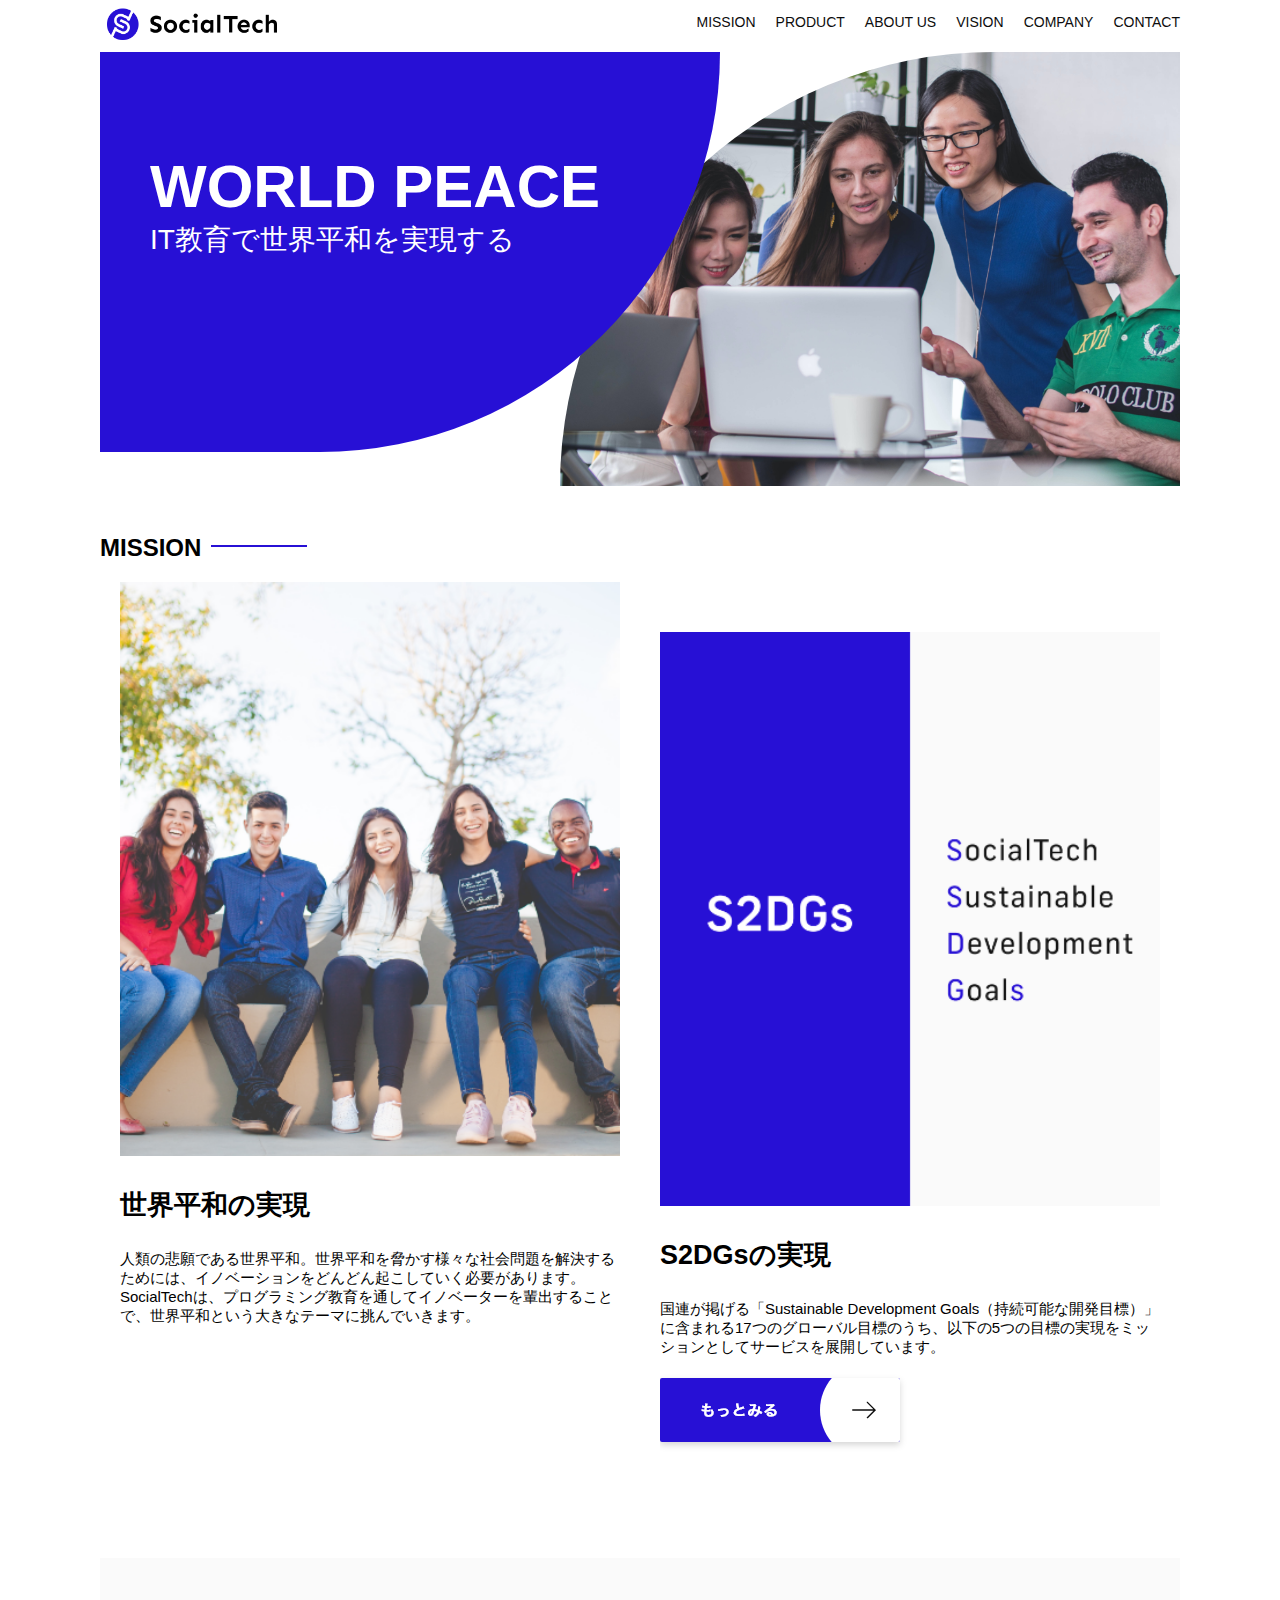
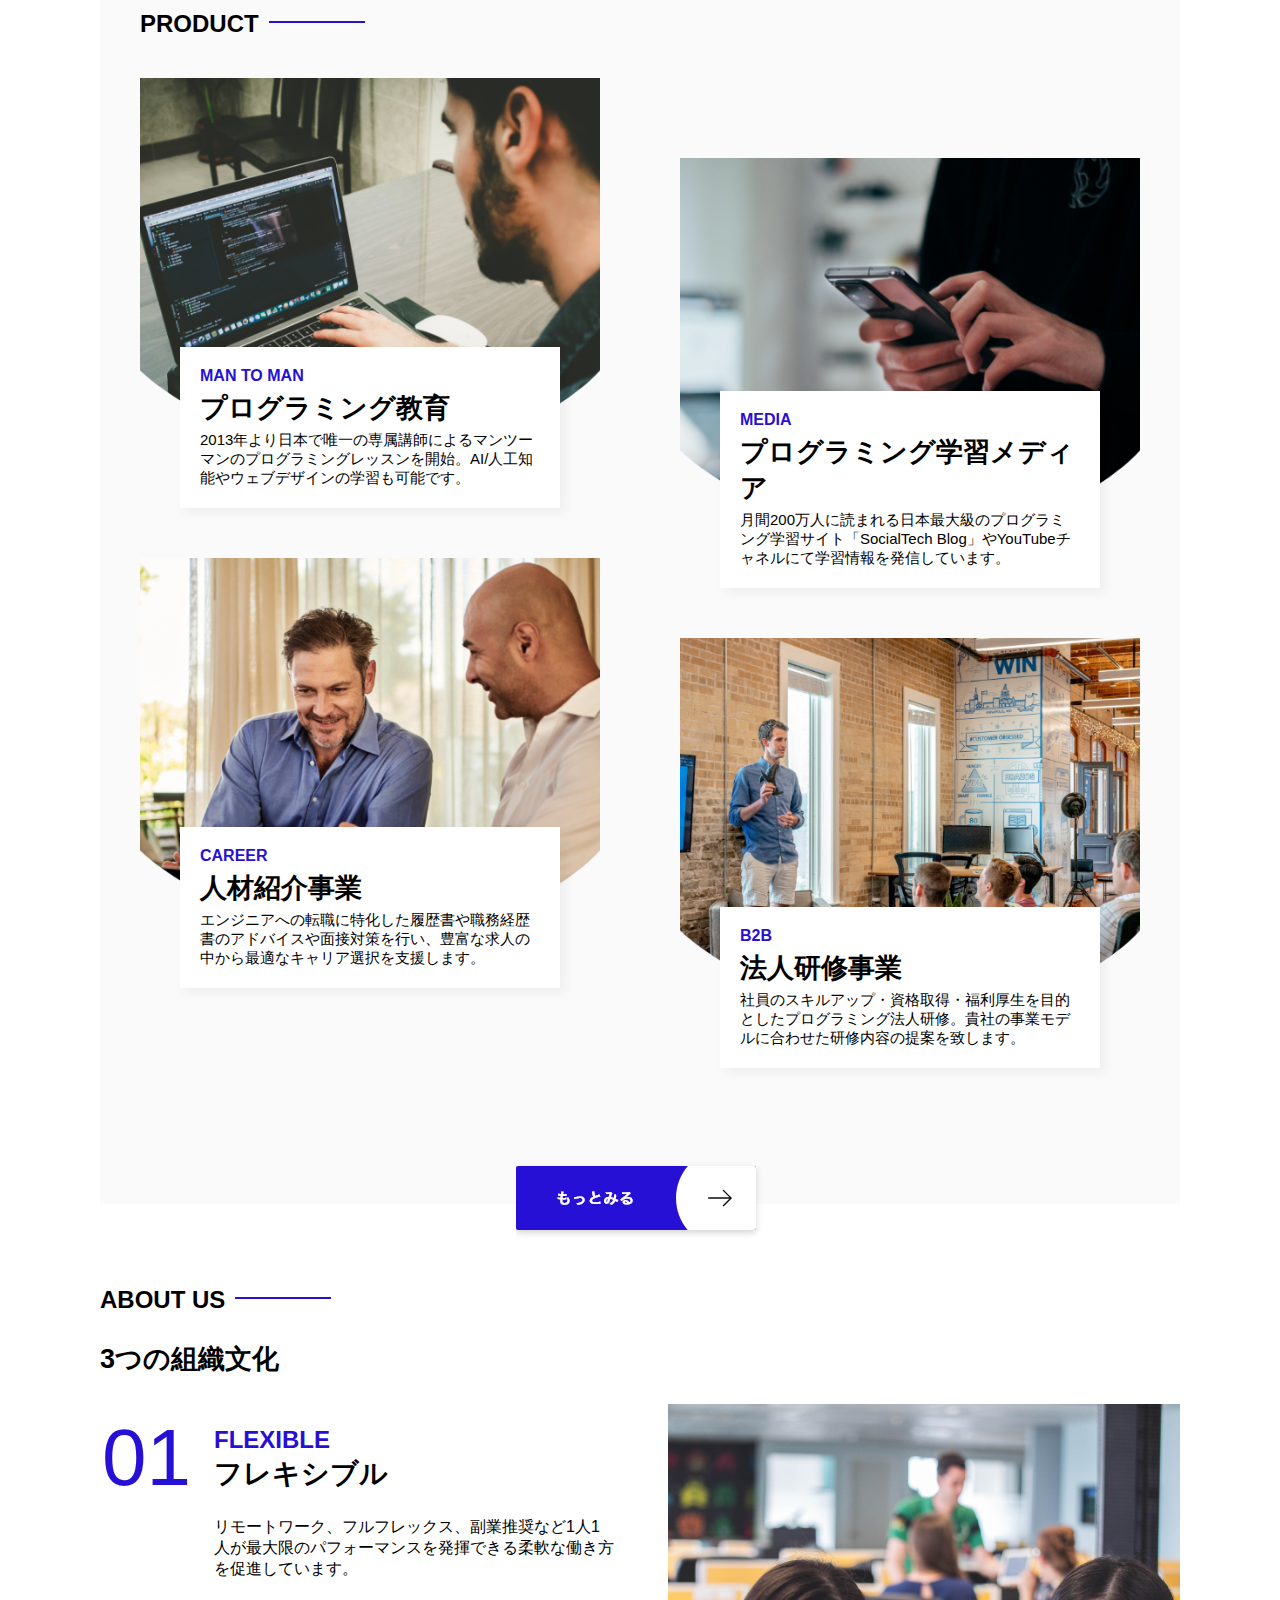
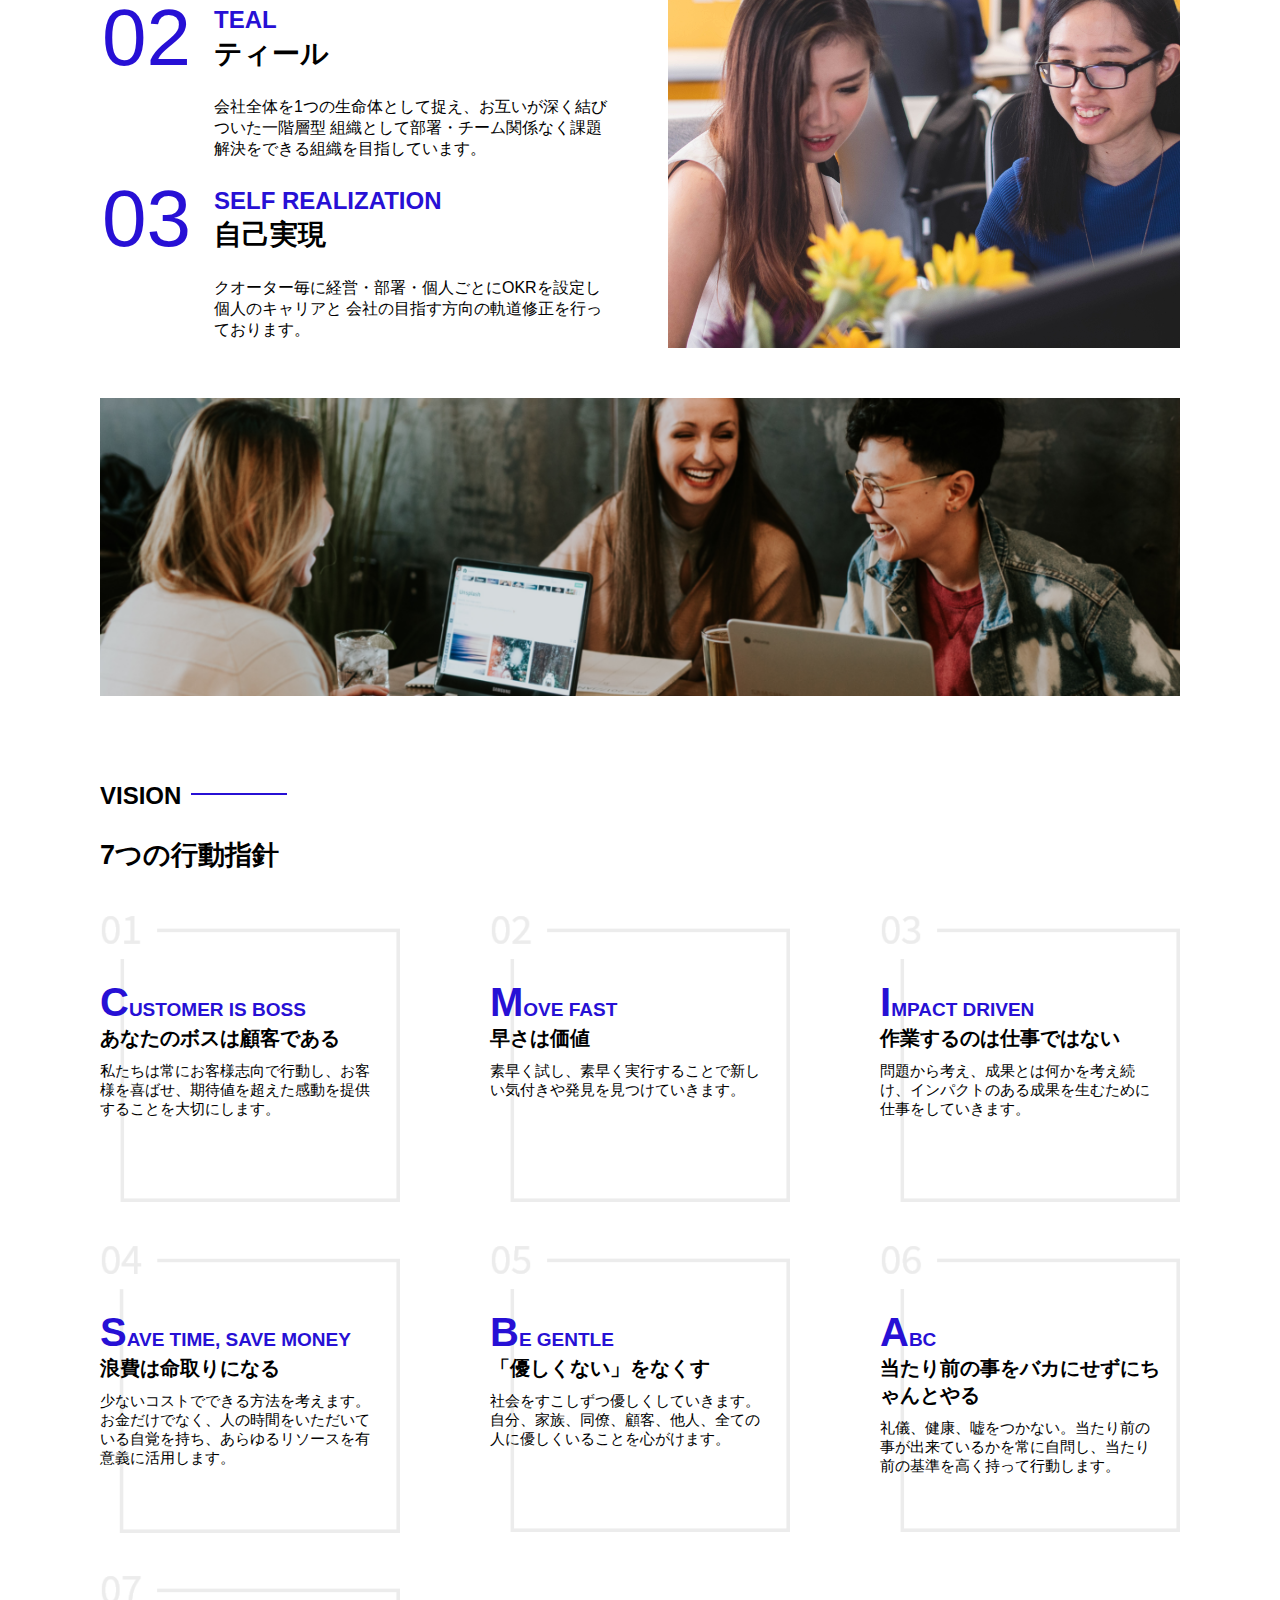
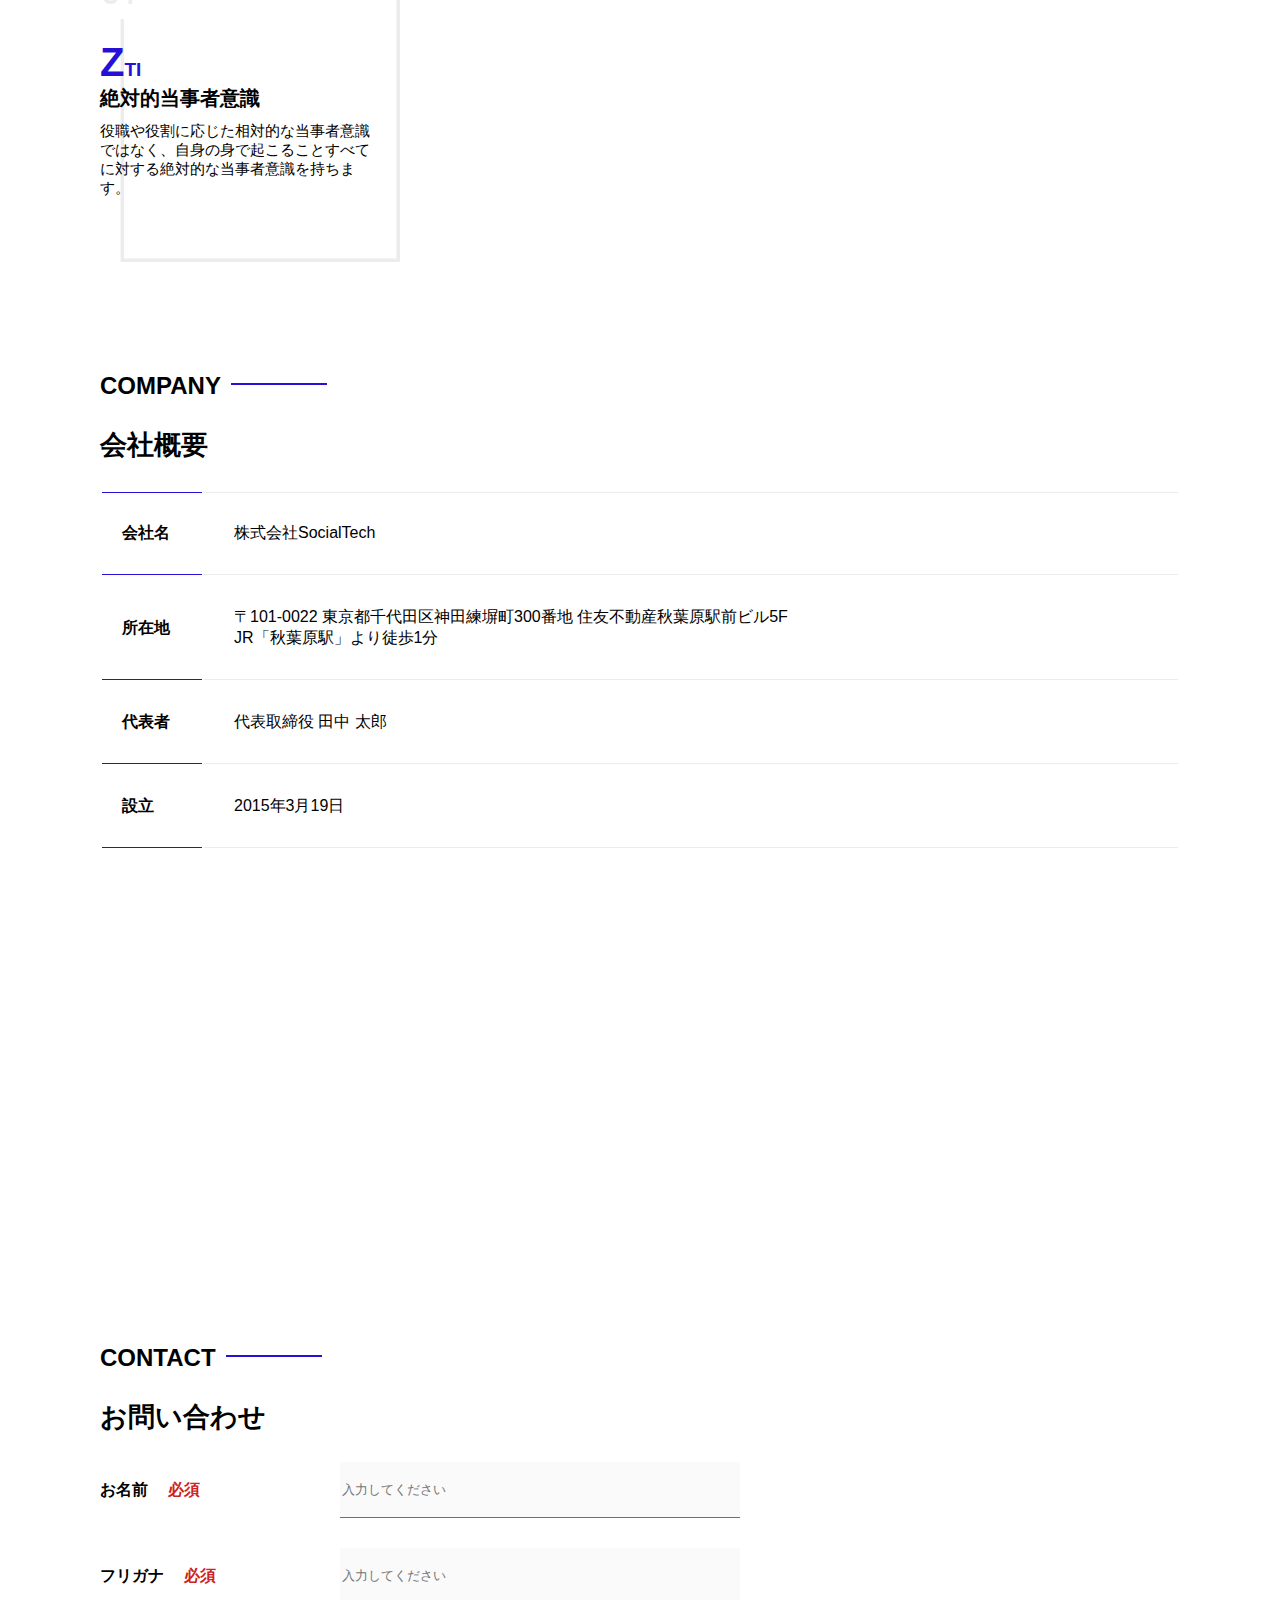
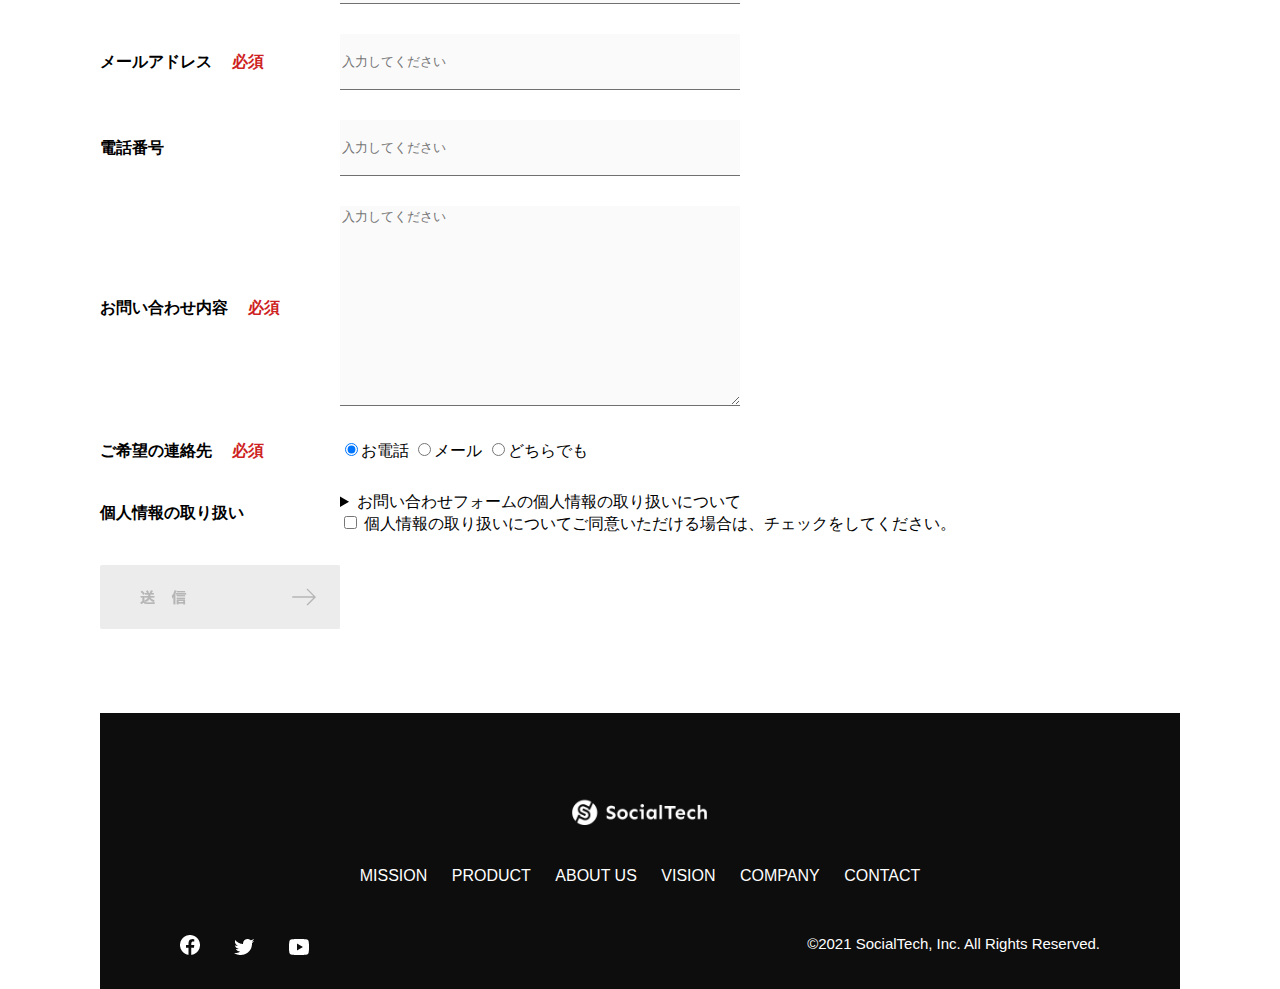
<file: index.html>
<!DOCTYPE html>
<html>
  <head>
    <title>SocialTech</title>
    <meta charset="utf-8">
    <meta name="description" content="SocialTechはEdTech業界のリーディングカンパニーを目指します。">
    <meta name="viewport" content="width=device-width, initial-scale=1.0">
    <link rel="stylesheet" href="style.css">
  </head>
  <body>
    <header>
      <a href="index.html" id="logo">
        <img src="images/logo.png" alt="トップページに戻る">
      </a>
      <nav id="nav-pc">
        <ul>
          <li><a href="mission.html">MISSION</a></li>
          <li><a href="product.html">PRODUCT</a></li>
          <li><a href="index.html#aboutus">ABOUT US</a></li>
          <li><a href="index.html#vision">VISION</a></li>
          <li><a href="index.html#company">COMPANY</a></li>
          <li><a href="index.html#contact">CONTACT</a></li>
        </ul>
      </nav>
      <button id="menu-sp" onclick="document.getElementById('nav-sp').style.display = 'block'">
        <img src="images/button-menu.png" alt="ナビゲーションを開く">
      </button>
      <div id="nav-sp">
        <button id="close" onclick="document.getElementById('nav-sp').style.display = 'none'">
          <img src="images/button-close.png" alt="ナビゲーションを閉じる">
        </button>
        <nav>
          <ul>
            <li>
              <a id="logo-sp" href="index.html" onclick="document.getElementById('nav-sp').style.display = 'none'"><img src="images/logo-sp.png" alt="トップページに戻る"></a>
            </li>
            <li><a class="menu" href="mission.html" onclick="document.getElementById('nav-sp').style.display = 'none'">MISSION</a></li>
            <li><a class="menu" href="product.html" onclick="document.getElementById('nav-sp').style.display = 'none'">PRODUCT</a></li>
            <li><a class="menu" href="index.html#aboutus" onclick="document.getElementById('nav-sp').style.display = 'none'">ABOUT US</a></li>
            <li><a class="menu" href="index.html#vision" onclick="document.getElementById('nav-sp').style.display = 'none'">VISION</a></li>
            <li><a class="menu" href="index.html#company" onclick="document.getElementById('nav-sp').style.display = 'none'">COMPANY</a></li>
            <li><a class="menu" href="index.html#contact" onclick="document.getElementById('nav-sp').style.display = 'none'">CONTACT</a></li>
          </ul>
        </nav>
        <div id="sns">
          <a href="https://www.facebook.com/sejuku2013">
            <img src="images/button-facebook.png" alt="Facebookのリンク">
          </a>
          <a href="https://twitter.com/samuraijuku">
            <img src="images/button-twitter.png" alt="Twitterのリンク">
          </a>
          <a href="https://www.youtube.com/channel/UCCFOQO5aDK0xXam4cUQXT8g">
            <img src="images/button-youtube.png" alt="YouTubeのリンク">
          </a>
        </div>
      </div>
    </header>
    <main>
      <article>
        <section id="main-visual">
          <div id="main-message">
            <h1>WORLD PEACE</h1>
            <p>IT教育で世界平和を実現する</p>
          </div>
          <img src="images/index/index-main.png" alt="PCの周りに集まる多国籍の仲間たち">
        </section>
        <section id="mission">
          <h2 class="index-h2">MISSION</h2>
          <div id="mission-flex">
            <div>
              <img id="mission-photo" src="images/index/index-mission.png" alt="屋外のベンチで写真を撮影する多国籍の仲間たち">
              <h3>世界平和の実現</h3>
              <p>人類の悲願である世界平和。世界平和を脅かす様々な社会問題を解決するためには、イノベーションをどんどん起こしていく必要があります。SocialTechは、プログラミング教育を通してイノベーターを輩出することで、世界平和という大きなテーマに挑んでいきます。</p>
            </div>
            <div>
              <img id="s2dgs" src="images/index/s2dgs.png" alt="S2DGs">
              <h3>S2DGsの実現</h3>
              <p>国連が掲げる「Sustainable Development Goals（持続可能な開発目標）」に含まれる17つのグローバル目標のうち、以下の5つの目標の実現をミッションとしてサービスを展開しています。</p>
              <a href="mission.html">
                <img src="images/button-more.png" alt="もっとみる">
              </a>
            </div>
          </div>
        </section>
        <section id="product">
          <h2 class="index-h2">PRODUCT</h2>
          <div class="product-flex">
            <div id="product-left">
              <div>
                <img class="product-photo" src="images/index/index-mantoman.png" alt="PCでコードを書く男性">
                <div class="product-explain">
                  <span>MAN TO MAN</span>
                  <h3>プログラミング教育</h3>
                  <p>2013年より日本で唯一の専属講師によるマンツーマンのプログラミングレッスンを開始。AI/人工知能やウェブデザインの学習も可能です。</p>
                </div>
              </div>
              <div>
                <img class="product-photo" src="images/index/index-career.png" alt="笑顔で話し合う2人の男性">
                <div class="product-explain">
                  <span>CAREER</span>
                  <h3>人材紹介事業</h3>
                  <p>エンジニアへの転職に特化した履歴書や職務経歴書のアドバイスや面接対策を行い、豊富な求人の中から最適なキャリア選択を支援します。</p>
                </div>
              </div>
            </div>
            <div id="product-right">
              <div>
                <img class="product-photo" src="images/index/index-media.png" alt="スマートフォンを操作する人">
                <div class="product-explain">
                  <span>MEDIA</span>
                  <h3>プログラミング学習メディア</h3>
                  <p>月間200万人に読まれる日本最大級のプログラミング学習サイト「SocialTech Blog」やYouTubeチャネルにて学習情報を発信しています。</p>
                </div>
              </div>
              <div>
                <img class="product-photo" src="images/index/index-b2b.png" alt="講演中の男性とそれを聴く人々">
                <div class="product-explain">
                  <span>B2B</span>
                  <h3>法人研修事業</h3>
                  <p>社員のスキルアップ・資格取得・福利厚生を目的としたプログラミング法人研修。貴社の事業モデルに合わせた研修内容の提案を致します。</p>
                </div>
              </div>
            </div>
          </div>
          <div id="product-more">
            <a href="product.html">
              <img src="images/button-more.png" alt="もっとみる">
            </a>
          </div>
        </section>
        <section id="aboutus">
          <h2 class="index-h2">ABOUT US</h2>
          <h3>3つの組織文化</h3>
          <div>
            <table class="culture-table">
              <tr>
                <td class="culture-num">01</td>
                <th><span class="culture-en">FLEXIBLE</span><br>フレキシブル</th>
              </tr>
              <tr>
                <td></td>
                <td class="culture-description">リモートワーク、フルフレックス、副業推奨など1人1人が最大限のパフォーマンスを発揮できる柔軟な働き方を促進しています。</td>
              </tr>
              <tr>
                <td class="culture-num">02</td>
                <th><span class="culture-en">TEAL</span><br>ティール</th>
              </tr>
              <tr>
                <td></td>
                <td class="culture-description">会社全体を1つの生命体として捉え、お互いが深く結びついた一階層型 組織として部署・チーム関係なく課題解決をできる組織を目指しています。</td>
              </tr>
              <tr>
                <td class="culture-num">03</td>
                <th><span class="culture-en">SELF REALIZATION</span><br>自己実現</th>
              </tr>
              <tr>
                <td></td>
                <td class="culture-description">クオーター毎に経営・部署・個人ごとにOKRを設定し個人のキャリアと 会社の目指す方向の軌道修正を行っております。</td>
              </tr>
            </table>
            <img class="culture-img" src="images/index/index-aboutus1.png" alt="笑顔で話し合う2人の女性">
          </div>
          <img class="culture-img2" src="images/index/index-aboutus2.png" alt="笑顔で話し合う3人の男女">
        </section>
        <section id="vision">
          <h2 class="index-h2">VISION</h2>
          <h3>7つの行動指針</h3>
          <div>
            <div class="vision-box">
              <img src="images/index/vision-01.png" alt="01">
              <div>
                <h4>CUSTOMER IS BOSS</h4>
                <h5>あなたのボスは顧客である</h5>
                <p>私たちは常にお客様志向で行動し、お客様を喜ばせ、期待値を超えた感動を提供することを大切にします。</p>
              </div>
            </div>
            <div class="vision-box">
              <img src="images/index/vision-02.png" alt="02">
              <div>
                <h4>MOVE FAST</h4>
                <h5>早さは価値</h5>
                <p>素早く試し、素早く実行することで新しい気付きや発見を見つけていきます。</p>
              </div>
            </div>
            <div class="vision-box">
              <img src="images/index/vision-03.png" alt="03">
              <div>
                <h4>IMPACT DRIVEN</h4>
                <h5>作業するのは仕事ではない</h5>
                <p>問題から考え、成果とは何かを考え続け、インパクトのある成果を生むために仕事をしていきます。</p>
              </div>
            </div>
            <div class="vision-box">
              <img src="images/index//vision-04.png" alt="04">
              <div>
                <h4>SAVE TIME, SAVE MONEY</h4>
                <h5>浪費は命取りになる</h5>
                <p>少ないコストでできる方法を考えます。お金だけでなく、人の時間をいただいている自覚を持ち、あらゆるリソースを有意義に活用します。</p>
              </div>
            </div>
            <div class="vision-box">
              <img src="images/index/vision-05.png" alt="05">
              <div>
                <h4>BE GENTLE</h4>
                <h5>「優しくない」をなくす</h5>
                <p>社会をすこしずつ優しくしていきます。自分、家族、同僚、顧客、他人、全ての人に優しくいることを心がけます。</p>
              </div>
            </div>
            <div class="vision-box">
              <img src="images/index/vision-06.png" alt="06">
              <div>
                <h4>ABC</h4>
                <h5>当たり前の事をバカにせずにちゃんとやる</h5>
                <p>礼儀、健康、嘘をつかない。当たり前の事が出来ているかを常に自問し、当たり前の基準を高く持って行動します。</p>
              </div>
            </div>
            <div class="vision-box">
              <img src="images/index/vision-07.png" alt="07">
              <div>
                <h4>ZTI</h4>
                <h5>絶対的当事者意識</h5>
                <p>役職や役割に応じた相対的な当事者意識ではなく、自身の身で起こることすべてに対する絶対的な当事者意識を持ちます。</p>
              </div>
            </div>
          </div>
        </section>
        <section id="company">
          <h2 class="index-h2">COMPANY</h2>
          <h3>会社概要</h3>
          <table id="company-table">
            <tr>
              <th class="tableheader tableheader-first">会社名</th>
              <td class="cell cell-first">株式会社SocialTech</td>
            </tr>
            <tr>
              <th class="tableheader">所在地</th>
              <td class="cell">〒101-0022 東京都千代田区神田練塀町300番地 住友不動産秋葉原駅前ビル5F<br>JR「秋葉原駅」より徒歩1分</td>
            </tr>
            <tr>
              <th class="tableheader">代表者</th>
              <td class="cell">代表取締役 田中 太郎</td>
            </tr>
            <tr>
              <th class="tableheader">設立</th>
              <td class="cell">2015年3月19日</td>
            </tr>
          </table>
          <iframe src="https://www.google.com/maps/embed?pb=!1m18!1m12!1m3!1d3240.0688551336807!2d139.7720776771055!3d35.69992317258124!2m3!1f0!2f0!3f0!3m2!1i1024!2i768!4f13.1!3m3!1m2!1s0x60188fee13660e23%3A0x77137876edf742ac!2z5L2P5Y-L5LiN5YuV55Sj56eL6JGJ5Y6f6aeF5YmN44OT44Or!5e0!3m2!1sja!2sjp!4v1704858013291!5m2!1sja!2sjp" style="border: 0" allowfullscreen="" loading="lazy"></iframe>
        </section>
        <section id="contact">
          <h2 class="index-h2">CONTACT</h2>
          <h3>お問い合わせ</h3>
          <form>
            <div>
              <div class="contact-heading">
                <label class="contact-label">お名前<span class="contact-span">必須</span></label>
              </div>
              <div>
                <input type="text" name="name" placeholder="入力してください" class="contact-textbox">
              </div>
            </div>
            <div>
              <div class="contact-heading">
                <label class="contact-label">フリガナ<span class="contact-span">必須</span></label>
              </div>
              <div>
                <input type="text" name="hurigana" placeholder="入力してください" class="contact-textbox">
              </div>
            </div>
            <div>
              <div class="contact-heading">
                <label class="contact-label">メールアドレス<span class="contact-span">必須</span></label>
              </div>
              <div>
                <input type="text" name="email" placeholder="入力してください" class="contact-textbox">
              </div>
            </div>
            <div>
              <div class="contact-heading">
                <label class="contact-label">電話番号</label>
              </div>
              <div>
                <input type="text" name="tel" placeholder="入力してください" class="contact-textbox">
              </div>
            </div>
            <div>
              <div class="contact-heading">
                <label class="contact-label">お問い合わせ内容<span class="contact-span">必須</span></label>
              </div>
              <div>
                <textarea class="contact-textarea" placeholder="入力してください" name="message"></textarea>
              </div>
            </div>
            <div>
              <div class="contact-heading">
                <label class="contact-label">ご希望の連絡先<span class="contact-span">必須</span></label>
              </div>
              <div><input class="radiobutton" type="radio" value="tel" name="contact" checked><label>お電話</label> <input class="radiobutton" type="radio" value="mail" name="contact"><label>メール</label> <input class="radiobutton" type="radio" value="both" name="contact"><label>どちらでも</label></div>
            </div>
            <div>
              <div class="contact-heading">
                <label class="contact-label">個人情報の取り扱い</label>
              </div>
              <div>
                <details>
                  <summary>お問い合わせフォームの個人情報の取り扱いについて</summary>
                  <div>
                    <dl>
                      <dt>１．組織の名称又は氏名</dt>
                      <dd>株式会社SocialTech</dd>
                      <dt>２．個人情報保護管理者（若しくはその代理人）の氏名又は職名、所属及び連絡先</dt>
                      <dd>
                        <p>鈴木 一郎 コーポレート部</p>
                        <p>メールアドレス:samurai@example.com</p>
                        <p>TEL:03-1234-5678</p>
                      </dd>
                      <dt>３．個人情報の利用目的</dt>
                      <dd>
                        <ul>
                          <li>・本サービス及び本サービスに関連する情報の提供又はそれらに関する連絡のため</li>
                          <li>・ユーザーの本人確認のため</li>
                          <li>・当社サービスのご案内のため</li>
                          <li>・当社の商品等の広告または宣伝（電子メールによるものを含むものとします。）</li>
                        </ul>
                      </dd>
                      <dt>４．個人情報の取り扱い業務の委託</dt>
                      <dd>個人情報の取扱業務の全部または一部を外部に業務委託する場合があります。その際、弊社は、個人情報を適切に保護できる管理体制を敷き実行していることを条件として委託先を厳選したうえで、機密保持契約を委託先と締結し、お客様の個人情報を厳密に管理させます。</dd>
                      <dt>５．個人情報の開示等の請求</dt>
                      <dd>
                        お客様は、弊社に対してご自身の個人情報の開示等（利用目的の通知、開示、内容の訂正・追加・削除、利用の停止または消去、第三者への提供の停止）に関して、当社問合わせ窓口に申し出ることができます。<br>
                        その際、弊社はお客様ご本人を確認させていただいたうえで、合理的な期間内に対応いたします。<br>
                        なお、個人情報に関する弊社問合わせ先は、次の通りです。
                      </dd>
                      <dd>
                        <p>株式会社SocialTech 個人情報問合せ窓口</p>
                        <p>〒150-0043 東京都千代田区神田練塀町300番地 住友不動産秋葉原駅前ビル5F</p>
                        <p>メールアドレス:samurai@example.com TEL:03-1234-5678</p>
                      </dd>
                      <dt>６．個人情報を提供されることの任意性について</dt>
                      <dd>お客様がご自身の個人情報を弊社に提供されるか否かは、お客様のご判断によりますが、もしご提供されない場合には、適切なサービスが提供できない場合がありますので予めご了承ください。</dd>
                    </dl>
                  </div>
                </details>
                <input type="checkbox" name="agree">
                <span>個人情報の取り扱いについてご同意いただける場合は、チェックをしてください。</span>
              </div>
            </div>
            <input type="image" src="images/button-submit.png" alt="送信する">
          </form>
        </section>
      </article>
    </main>
    <footer>
      <div id="footer-logo">
        <img src="images/logo-sp.png" alt="SocialTech">
      </div>
      <div id="footer-link">
        <a href="mission.html">MISSION</a>
        <a href="product.html">PRODUCT</a>
        <a href="index.html#aboutus">ABOUT US</a>
        <a href="index.html#vision">VISION</a>
        <a href="index.html#company">COMPANY</a>
        <a href="index.html#contact">CONTACT</a>
      </div>
      <div id="sns-footer">
        <div class="sns-btns">
          <a href="https://www.facebook.com/sejuku2013"><img src="images/button-facebook.png" alt="Facebookのリンク"></a>
          <a href="https://twitter.com/samuraijuku"><img src="images/button-twitter.png" alt="Twitterのリンク"></a>
          <a href="https://www.youtube.com/channel/UCCFOQO5aDK0xXam4cUQXT8g"><img src="images/button-youtube.png" alt="YouTubeのリンク"></a>
        </div>
        <p id="copyright">&copy;2021 SocialTech, Inc. All Rights Reserved.</p>
      </div>
    </footer>
  </body>
</html>
</file>
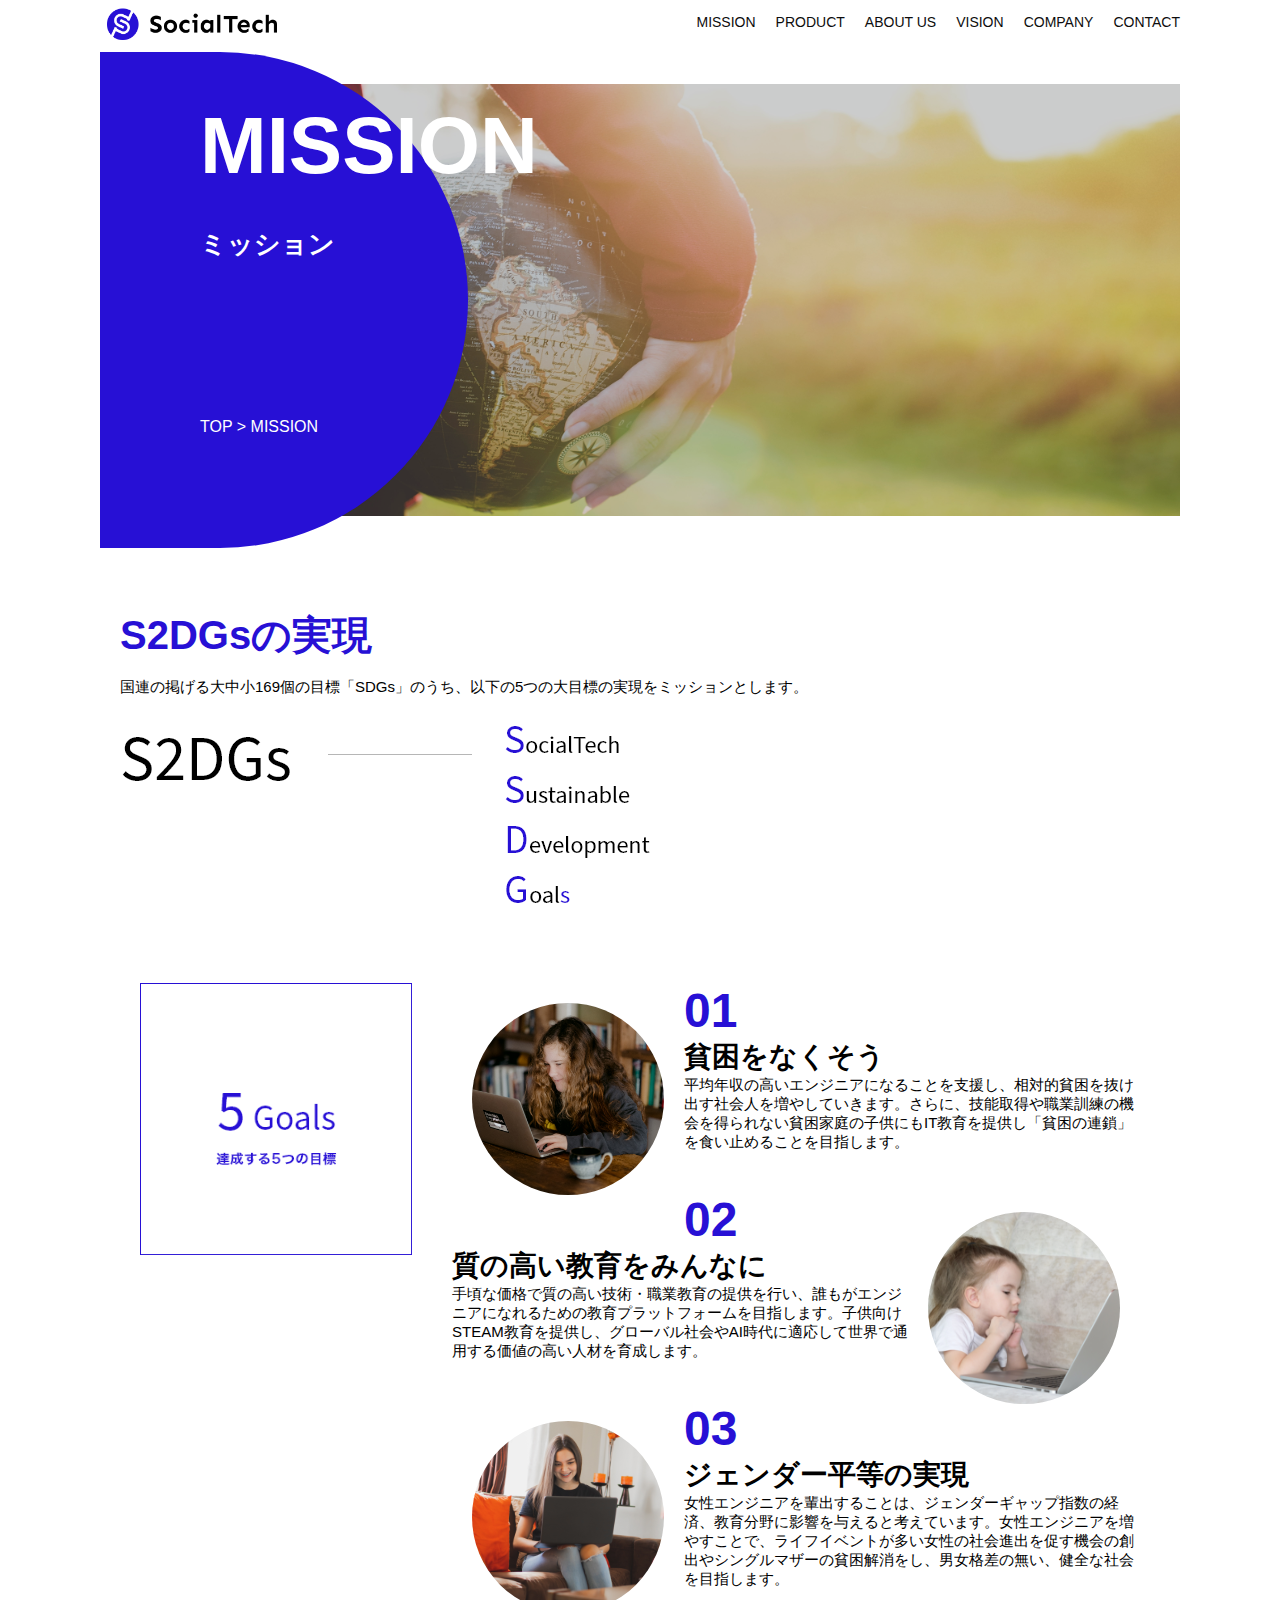
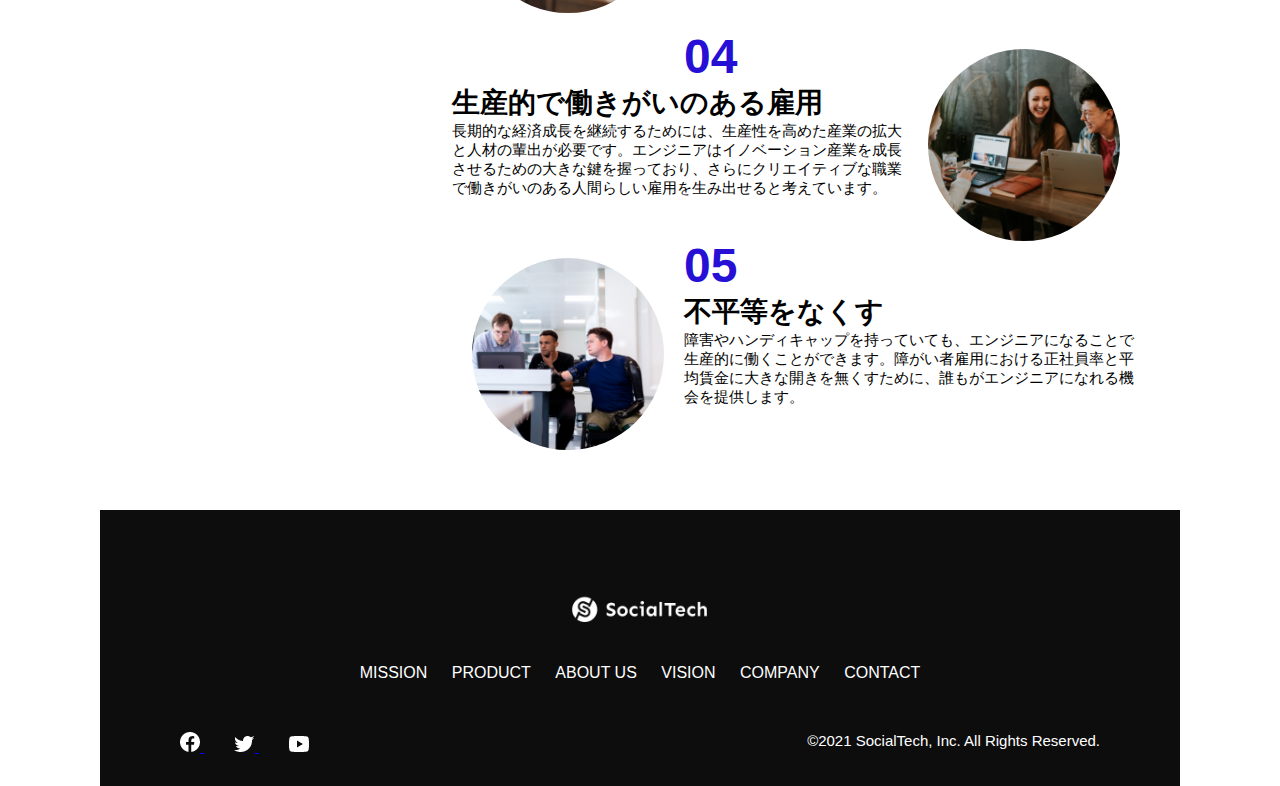
<file: mission.html>
<!DOCTYPE html>
<html>
  <head>
    <title>SocialTech - MISSION ミッション -</title>
    <meta charset="utf-8">
    <meta name="description" content="SocialTechが目指す5つの目標（S2DGs）を紹介します">
    <meta name="viewport" content="width=device-width, initial-scale=1.0">
    <link rel="stylesheet" href="style.css">
  </head>
  <body>
    <header>
      <a href="index.html" id="logo">
        <img src="images/logo.png" alt="トップページに戻る">
      </a>
      <nav id="nav-pc">
        <ul>
          <li><a href="mission.html">MISSION</a></li>
          <li><a href="product.html">PRODUCT</a></li>
          <li><a href="index.html#aboutus">ABOUT US</a></li>
          <li><a href="index.html#vision">VISION</a></li>
          <li><a href="index.html#company">COMPANY</a></li>
          <li><a href="index.html#contact">CONTACT</a></li>
        </ul>
      </nav>
      <button id="menu-sp" onclick="document.getElementById('nav-sp').style.display = 'block'">
        <img src="images/button-menu.png" alt="ナビゲーションを開く">
      </button>
      <div id="nav-sp">
        <button id="close" onclick="document.getElementById('nav-sp').style.display = 'none'">
          <img src="images/button-close.png" alt="ナビゲーションを閉じる">
        </button>
        <nav>
          <ul>
            <li>
              <a id="logo-sp" href="index.html" onclick="document.getElementById('nav-sp').style.display = 'none'">
                <img src="images/logo-sp.png" alt="トップページに戻る">
              </a>
            </li>
            <li><a class="menu" href="mission.html" onclick="document.getElementById('nav-sp').style.display = 'none'">MISSION</a></li>
            <li><a class="menu" href="product.html" onclick="document.getElementById('nav-sp').style.display = 'none'">PRODUCT</a></li>
            <li><a class="menu" href="index.html#aboutus" onclick="document.getElementById('nav-sp').style.display = 'none'">ABOUT US</a></li>
            <li><a class="menu" href="index.html#vision" onclick="document.getElementById('nav-sp').style.display = 'none'">VISION</a></li>
            <li><a class="menu" href="index.html#company" onclick="document.getElementById('nav-sp').style.display = 'none'">COMPANY</a></li>
            <li><a class="menu" href="index.html#contact" onclick="document.getElementById('nav-sp').style.display = 'none'">CONTACT</a></li>
          </ul>
        </nav>
        <div id="sns">
          <a href="https://www.facebook.com/sejuku2013">
            <img src="images/button-facebook.png" alt="Facebookのリンク">
          </a>
          <a href="https://twitter.com/samuraijuku">
            <img src="images/button-twitter.png" alt="Twitterのリンク">
          </a>
          <a href="https://www.youtube.com/channel/UCCFOQO5aDK0xXam4cUQXT8g">
            <img src="images/button-youtube.png" alt="YouTubeのリンク">
          </a>
        </div>
      </div>
    </header>
    <main>
      <article>
        <section id="mission-main">
          <div class="mission-main-inner">
            <div id="mission-title">
              <h1>MISSION<br><span>ミッション</span></h1>
              <p>TOP > MISSION</p>
            </div>
          </div>
        </section>
        <section id="mission-s2dgs">
          <h2 class="mission-h2">S2DGsの実現</h2>
          <p>国連の掲げる大中小169個の目標「SDGs」のうち、以下の5つの大目標の実現をミッションとします。</p>
          <img src="images/mission/mission-s2dgs.png" alt="S2DGs">
        </section>
        <section id="mission-five-goals">
          <div class="five-goals-image">
            <img src="images/mission/mission-5goals.png" alt="5Goals">
          </div>
          <div class="five-goals-read">
            <div>
              <img class="fivegoals-image-left" src="images/mission/mission-5goals01.png" alt="PCを操作する女の子">
              <span class="fivegoals-number">01</span>
              <h3 class="fivegoals-h3">貧困をなくそう</h3>
              <p class="fivegoals-p">平均年収の高いエンジニアになることを支援し、相対的貧困を抜け出す社会人を増やしていきます。さらに、技能取得や職業訓練の機会を得られない貧困家庭の子供にもIT教育を提供し「貧困の連鎖」を食い止めることを目指します。</p>
            </div>
            <div>
              <img class="fivegoals-image-right" src="images/mission/mission-5goals02.png" alt="PCを見つめる小さい女の子">
              <span class="fivegoals-number">02</span>
              <h3 class="fivegoals-h3">質の高い教育をみんなに</h3>
              <p class="fivegoals-p">手頃な価格で質の高い技術・職業教育の提供を行い、誰もがエンジニアになれるための教育プラットフォームを目指します。子供向けSTEAM教育を提供し、グローバル社会やAI時代に適応して世界で通用する価値の高い人材を育成します。</p>
            </div>
            <div>
              <img class="fivegoals-image-left" src="images/mission/mission-5goals03.png" alt="PCを操作する女性">
              <span class="fivegoals-number">03</span>
              <h3 class="fivegoals-h3">ジェンダー平等の実現</h3>
              <p class="fivegoals-p">女性エンジニアを輩出することは、ジェンダーギャップ指数の経済、教育分野に影響を与えると考えています。女性エンジニアを増やすことで、ライフイベントが多い女性の社会進出を促す機会の創出やシングルマザーの貧困解消をし、男女格差の無い、健全な社会を目指します。</p>
            </div>
            <div>
              <img class="fivegoals-image-right" src="images/mission/mission-5goals04.png" alt="笑顔で話し合う3人の男女">
              <span class="fivegoals-number">04</span>
              <h3 class="fivegoals-h3">生産的で働きがいのある雇用</h3>
              <p class="fivegoals-p">長期的な経済成長を継続するためには、生産性を高めた産業の拡大と人材の輩出が必要です。エンジニアはイノベーション産業を成長させるための大きな鍵を握っており、さらにクリエイティブな職業で働きがいのある人間らしい雇用を生み出せると考えています。</p>
            </div>
            <div>
              <img class="fivegoals-image-left" src="images/mission/mission-5goals05.png" alt="障害を持つ男性が生き生きと働く様子">
              <span class="fivegoals-number">05</span>
              <h3 class="fivegoals-h3">不平等をなくす</h3>
              <p class="fivegoals-p">障害やハンディキャップを持っていても、エンジニアになることで生産的に働くことができます。障がい者雇用における正社員率と平均賃金に大きな開きを無くすために、誰もがエンジニアになれる機会を提供します。</p>
            </div>
          </div>
        </section>
      </article>
    </main>
    <footer>
      <div id="footer-logo">
        <img src="images/logo-sp.png" alt="SocialTech">
      </div>
      <div id="footer-link">
        <a href="mission.html">MISSION</a>
        <a href="product.html">PRODUCT</a>
        <a href="index.html#aboutus">ABOUT US</a>
        <a href="index.html#vision">VISION</a>
        <a href="index.html#company">COMPANY</a>
        <a href="index.html#contact">CONTACT</a>
      </div>
      <div id="sns-footer">
        <div class="sns-btns">
          <a href="https://www.facebook.com/sejuku2013">
            <img src="images/button-facebook.png" alt="Facebookのリンク">
          </a>
          <a href="https://twitter.com/samuraijuku">
            <img src="images/button-twitter.png" alt="Twitterのリンク">
          </a>
          <a href="https://www.youtube.com/channel/UCCFOQO5aDK0xXam4cUQXT8g">
            <img src="images/button-youtube.png" alt="YouTubeのリンク">
          </a>
        </div>
        <p id="copyright">&copy;2021 SocialTech, Inc. All Rights Reserved.</p>
      </div>
    </footer>
  </body>
</html>
</file>
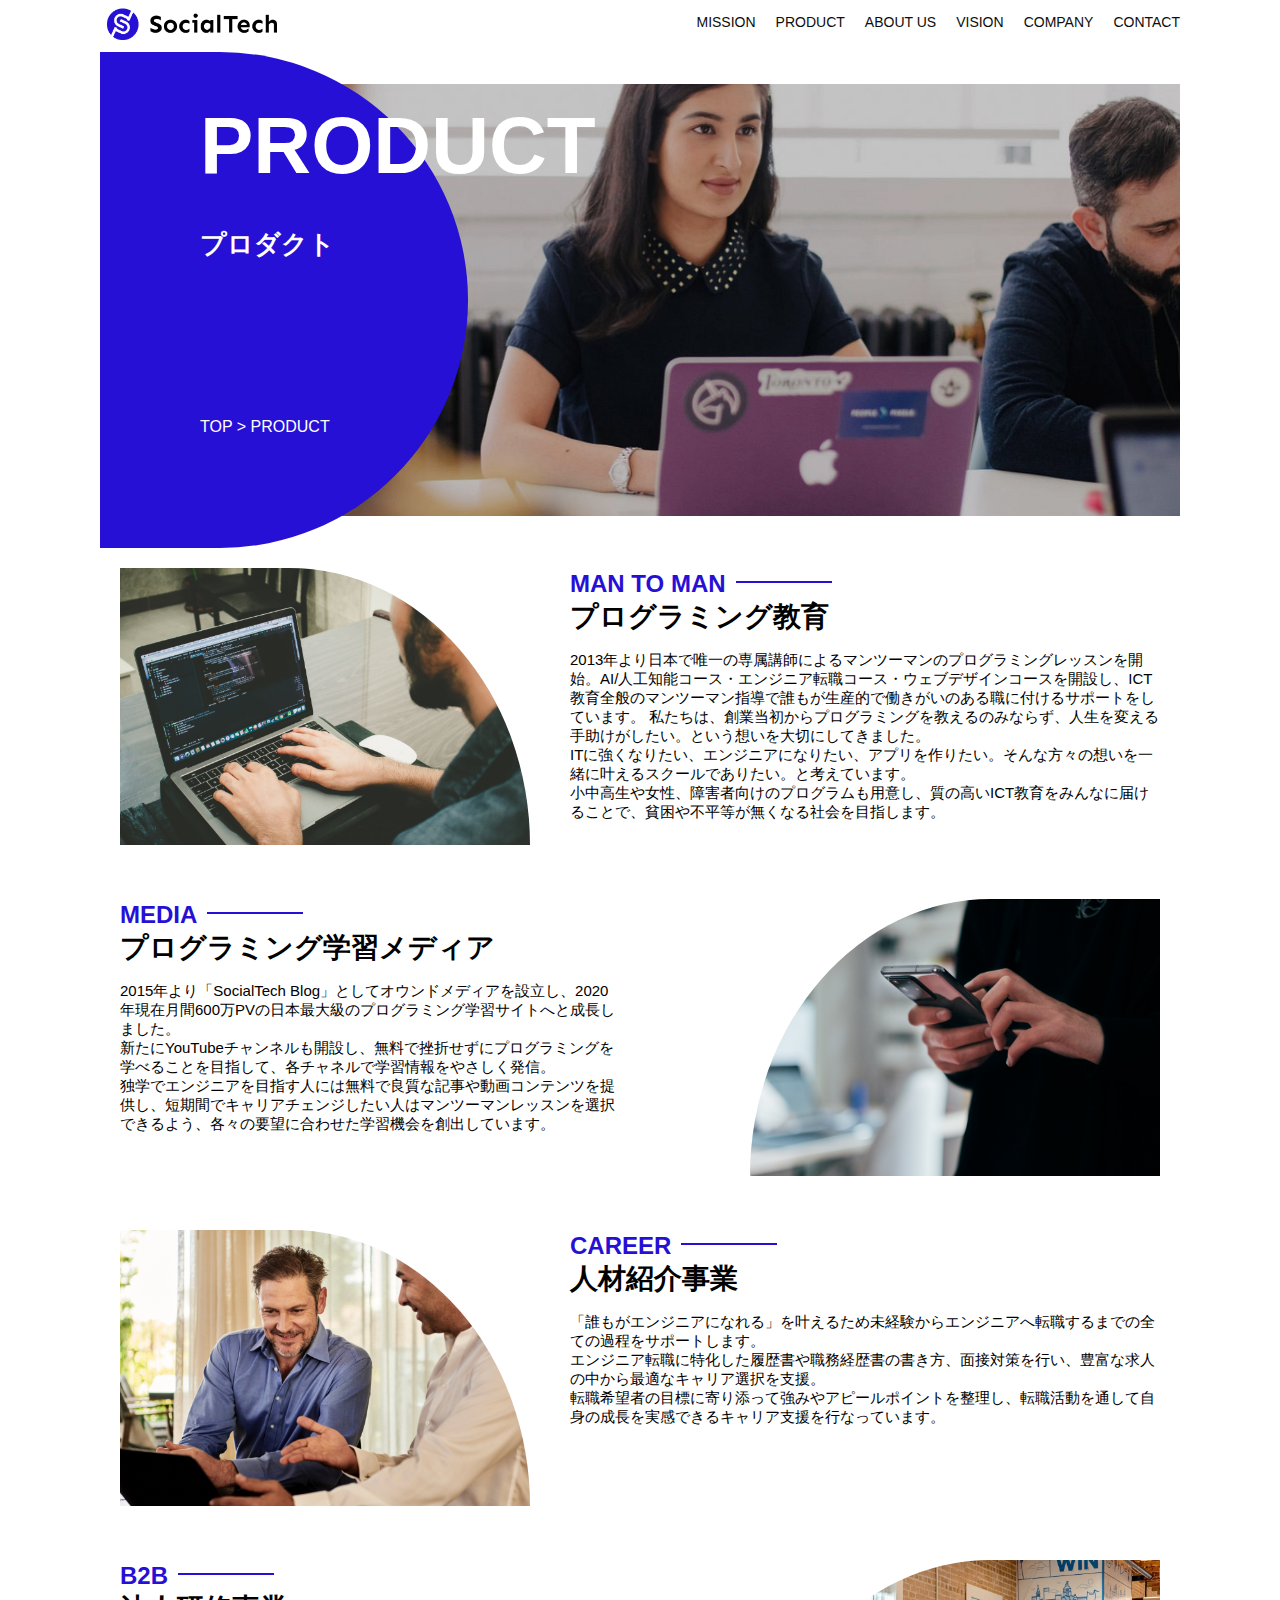
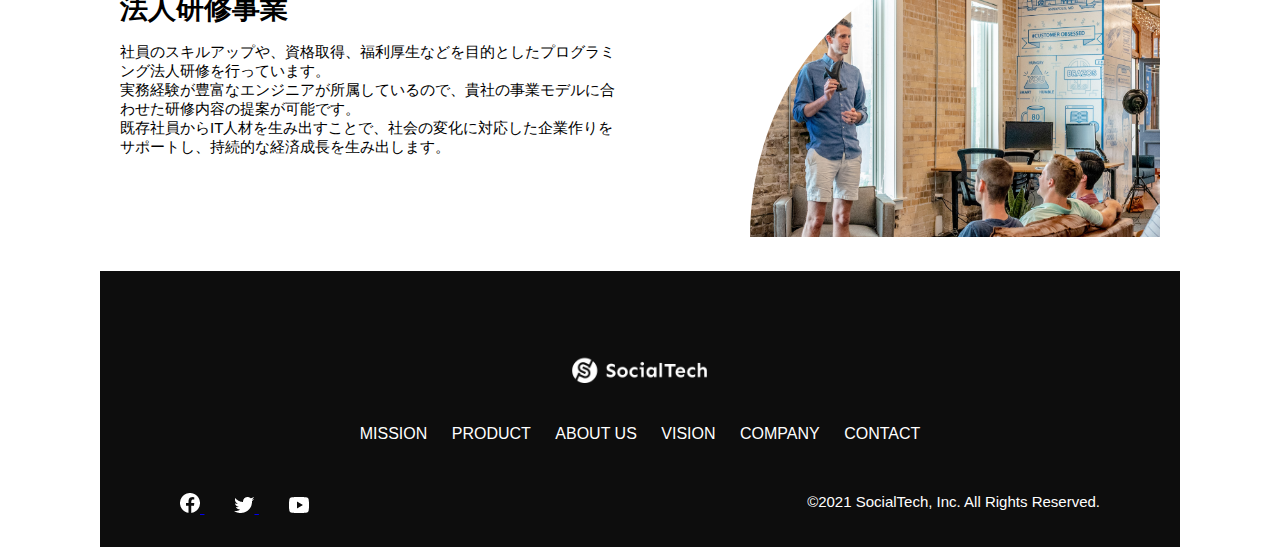
<file: product.html>
<!DOCTYPE html>
<html>
  <head>
    <title>SocialTech -PRODUCT プロダクト-</title>
    <meta charset="utf-8">
    <meta name="description" content="SocialTechの4つのプロダクトを紹介します">
    <meta name="viewport" content="width=device-width, initial-scale=1.0">
    <link rel="stylesheet" href="style.css">
  </head>
  <body>
    <header>
      <a href="index.html" id="logo">
        <img src="images/logo.png" alt="トップページに戻る">
      </a>
      <nav id="nav-pc">
        <ul>
          <li><a href="mission.html">MISSION</a></li>
          <li><a href="product.html">PRODUCT</a></li>
          <li><a href="index.html#aboutus">ABOUT US</a></li>
          <li><a href="index.html#vision">VISION</a></li>
          <li><a href="index.html#company">COMPANY</a></li>
          <li><a href="index.html#contact">CONTACT</a></li>
        </ul>
      </nav>
      <button id="menu-sp" onclick="document.getElementById('nav-sp').style.display = 'block'">
        <img src="images/button-menu.png" alt="ナビゲーションを開く">
      </button>
      <div id="nav-sp">
        <button id="close" onclick="document.getElementById('nav-sp').style.display = 'none'">
          <img src="images/button-close.png" alt="ナビゲーションを閉じる">
        </button>
        <nav>
          <ul>
            <li>
              <a id="logo-sp" href="index.html" onclick="document.getElementById('nav-sp').style.display = 'none'">
                <img src="images/logo-sp.png" alt="トップページに戻る">
              </a>
            </li>
            <li><a class="menu" href="mission.html" onclick="document.getElementById('nav-sp').style.display = 'none'">MISSION</a></li>
            <li><a class="menu" href="product.html" onclick="document.getElementById('nav-sp').style.display = 'none'">PRODUCT</a></li>
            <li><a class="menu" href="index.html#aboutus" onclick="document.getElementById('nav-sp').style.display = 'none'">ABOUT US</a></li>
            <li><a class="menu" href="index.html#vision" onclick="document.getElementById('nav-sp').style.display = 'none'">VISION</a></li>
            <li><a class="menu" href="index.html#company" onclick="document.getElementById('nav-sp').style.display = 'none'">COMPANY</a></li>
            <li><a class="menu" href="index.html#contact" onclick="document.getElementById('nav-sp').style.display = 'none'">CONTACT</a></li>
          </ul>
        </nav>
        <div id="sns">
          <a href="https://www.facebook.com/sejuku2013">
            <img src="images/button-facebook.png" alt="Facebookのリンク">
          </a>
          <a href="https://twitter.com/samuraijuku">
            <img src="images/button-twitter.png" alt="Twitterのリンク">
          </a>
          <a href="https://www.youtube.com/channel/UCCFOQO5aDK0xXam4cUQXT8g">
            <img src="images/button-youtube.png" alt="YouTubeのリンク">
          </a>
        </div>
      </div>
    </header>
    <main>
      <article>
        <section id="product-main">
          <div class="product-main-inner">
            <div id="product-title">
              <h1>PRODUCT<br><span>プロダクト</span></h1>
              <p>TOP > PRODUCT</p>
            </div>
          </div>
        </section>
        <section class="product-section product-section-left">
          <div class="product-section-img">
            <img src="images/product/product-mantoman.png" alt="PCでコードを書く男性">
          </div>
          <div class="product-read">
            <h2 class="product-h2">MAN TO MAN</h2>
            <h3 class="product-h3">プログラミング教育</h3>
            <p>
              2013年より日本で唯一の専属講師によるマンツーマンのプログラミングレッスンを開始。AI/人工知能コース・エンジニア転職コース・ウェブデザインコースを開設し、ICT教育全般のマンツーマン指導で誰もが生産的で働きがいのある職に付けるサポートをしています。 私たちは、創業当初からプログラミングを教えるのみならず、人生を変える手助けがしたい。という想いを大切にしてきました。<br>ITに強くなりたい、エンジニアになりたい、アプリを作りたい。そんな方々の想いを一緒に叶えるスクールでありたい。と考えています。<br>小中高生や女性、障害者向けのプログラムも用意し、質の高いICT教育をみんなに届けることで、貧困や不平等が無くなる社会を目指します。
            </p>
          </div>
        </section>
        <section class="product-section product-section-right">
          <div class="product-read">
            <h2 class="product-h2">MEDIA</h2>
            <h3 class="product-h3">プログラミング学習メディア</h3>
            <p>2015年より「SocialTech Blog」としてオウンドメディアを設立し、2020年現在月間600万PVの日本最大級のプログラミング学習サイトへと成長しました。<br>新たにYouTubeチャンネルも開設し、無料で挫折せずにプログラミングを学べることを目指して、各チャネルで学習情報をやさしく発信。<br>独学でエンジニアを目指す人には無料で良質な記事や動画コンテンツを提供し、短期間でキャリアチェンジしたい人はマンツーマンレッスンを選択できるよう、各々の要望に合わせた学習機会を創出しています。</p>
          </div>
          <div class="product-section-img">
            <img src="images/product/product-media.png" alt="スマートフォンを操作する人">
          </div>
        </section>
        <section class="product-section product-section-left">
          <div class="product-section-img">
            <img src="images/product/product-career.png" alt="笑顔で話し合う2人の男性">
          </div>
          <div class="product-read">
            <h2 class="product-h2">CAREER</h2>
            <h3 class="product-h3">人材紹介事業</h3>
            <p>「誰もがエンジニアになれる」を叶えるため未経験からエンジニアへ転職するまでの全ての過程をサポートします。<br>エンジニア転職に特化した履歴書や職務経歴書の書き方、面接対策を行い、豊富な求人の中から最適なキャリア選択を支援。<br>転職希望者の目標に寄り添って強みやアピールポイントを整理し、転職活動を通して自身の成長を実感できるキャリア支援を行なっています。<br></p>
          </div>
        </section>
        <section class="product-section product-section-right">
          <div class="product-read">
            <h2 class="product-h2">B2B</h2>
            <h3 class="product-h3">法人研修事業</h3>
            <p>社員のスキルアップや、資格取得、福利厚生などを目的としたプログラミング法人研修を行っています。<br>実務経験が豊富なエンジニアが所属しているので、貴社の事業モデルに合わせた研修内容の提案が可能です。<br>既存社員からIT人材を生み出すことで、社会の変化に対応した企業作りをサポートし、持続的な経済成長を生み出します。</p>
          </div>
          <div class="product-section-img">
            <img src="images/product/product-b2b.png" alt="講演中の男性とそれを聴く人々">
          </div>
        </section>
      </article>
    </main>
    <footer>
      <div id="footer-logo">
        <img src="images/logo-sp.png" alt="SocialTech">
      </div>
      <div id="footer-link">
        <a href="mission.html">MISSION</a>
        <a href="product.html">PRODUCT</a>
        <a href="index.html#aboutus">ABOUT US</a>
        <a href="index.html#vision">VISION</a>
        <a href="index.html#company">COMPANY</a>
        <a href="index.html#contact">CONTACT</a>
      </div>
      <div id="sns-footer">
        <div class="sns-btns">
          <a href="https://www.facebook.com/sejuku2013">
            <img src="images/button-facebook.png" alt="Facebookのリンク">
          </a>
          <a href="https://twitter.com/samuraijuku">
            <img src="images/button-twitter.png" alt="Twitterのリンク">
          </a>
          <a href="https://www.youtube.com/channel/UCCFOQO5aDK0xXam4cUQXT8g">
            <img src="images/button-youtube.png" alt="YouTubeのリンク">
          </a>
        </div>
        <p id="copyright">&copy;2021 SocialTech, Inc. All Rights Reserved.</p>
      </div>
    </footer>
  </body>
</html>
</file>
<file: style.css>
* {
  box-sizing: border-box;
}
p {
  font-size: 15px;
}
body {
  max-width: 1080px;
  margin: 0 auto 0 auto;
  font-family: "Source Sans Pro", "Hiragino Kaku Gothic ProN", Meiryo, Arial, sans-serif;
} 
header {
  display: flex;
  justify-content: space-between;
}
#nav-pc {
  font-size: 14px;
}
#nav-pc ul {
  display: flex;
  padding-left: 0;
}
#nav-pc li {
  list-style: none;
}
#nav-pc a {
  text-decoration: none;
  margin-left: 20px;
  color: #0d0d0d;
}
#nav-pc a:hover {
  text-decoration: underline;
}
#nav-sp,
#menu-sp {
  display: none;
}
#main-visual {
  position: relative;
  height: 400px;
}
#main-message {
  position: absolute;
  top: 0;
  left: 0;
  background-color: #2710d5;
  color: #ffffff;
  border-radius: 0 0 476px 0;
  max-width: 620px;
  height: 100%;
  width: 100%;
  z-index: 11;
}
#main-message h1 {
  font-size: 60px;
  margin: 100px 0 0 50px;
}
#main-message > p {
  font-size: 28px;
  margin: 0 0 0 50px;
}
#main-visual > img {
  max-width: 620px;
  border-radius: 476px 0 0 0;
  position: absolute;
  top: 0;
  right: 0;
  z-index: 10;
}
h2 {
  margin: 40px 0 0 0;
}
h2::after {
  content: url("images/line.png");
  margin-left: 10px;
}
h3 {
  font-size: 27px;
}
#mission {
  margin: 80px auto 80px auto;
}
#mission-flex {
  display: flex;
}
#mission-flex > div {
  width: 50%;
  margin: 20px;
}
#mission-photo {
  width: 100%;
}
#s2dgs {
  margin-top: 50px;
  width: 100%;
}
#product {
  background-color: #fafafa;
  margin: 80px 0 80px 0;
  padding: 10px 40px 0px 40px;
}
#product .product-flex {
  margin-top: 40px;
  display: flex;
}
#product-left {
  width: 50%;
  margin-right: 20px;
}
#product-right {
  width: 50%;
  margin-left: 20px;
  margin-top: 80px;
}
#product-left > div {
  position: relative;
  height: 480px;
  margin-right: 20px;
}
#product-right > div {
  position: relative;
  height: 480px;
  margin-left: 20px;
}
.product-photo {
  width: 100%;
}
.product-explain {
  background-color: #ffffff;
  position: absolute;
  left: 0;
  bottom: 50px;
  margin: 0 40px 0 40px;
  padding: 20px;
  box-shadow: 5px 5px 10px rgba(0, 0, 0, 0.05);
}
.product-explain > span {
  color: #2710d5;
  font-weight: bold;
  font-size: 16px;
  margin: 0px;
}
.product-explain > h3 {
  margin: 5px 0 5px 0;
}
.product-explain > p {
  margin: 0;
}
#product-more {
  text-align: center;
}
#product-more a {
  position: relative;
  bottom: -42px;
}
#aboutus {
  margin: 80px auto 80px auto;
}
#aboutus > div {
  display: flex;
}
.culture-img {
  width: 50%;
  align-self: flex-start;
}
.culture-img2 {
  margin-top: 50px;
  width: 100%;
}
.culture-table {
  margin-right: 50px;
}
.culture-num {
  font-size: 80px;
  color: #2710d5;
  padding: 0 20px 0 0;
}
.culture-table th {
  text-align: left;
  font-size: 28px;
  font-weight: bold;
}
.culture-en {
  color: #2710d5;
  font-size: 24px;
}
.culture-description {
  margin: 0;
}
#vision {
  margin: 80px auto 80px auto;
}
#vision > div {
  display: flex;
  justify-content: space-between;
  flex-wrap: wrap;
}
.vision-box {
  width: 300px;
  height: 300px;
  margin-bottom: 30px;
  position: relative;
}
.vision-box > img {
  width: 100%;
  position: relative;
  z-index: 30;
}
.vision-box > div {
  position: absolute;
  top: 0;
  left: 0;
  z-index: 31;
  margin-right: 20px;
}
.vision-box > div > h4 {
  color: #2710d5;
  font-size: 19px;
  margin: 80px 0 0 0;
}
.vision-box > div > h4::first-letter {
  font-size: 40px;
}
.vision-box > div > h5 {
  font-size: 20px;
  margin: 0 0 0 0;
}
.vision-box > div > p {
  margin: 10px 0 0 0;
}
#company {
  margin: 80px auto 80px auto;
}
#company-table {
  width: 100%;
}
.tableheader {
  text-align: left;
  padding: 20px;
  border-bottom-color: #2710d5;
  border-bottom-width: 1px;
  border-bottom-style: solid;
  width: 100px;
}
.tableheader-first {
  border-top-color: #2710d5;
  border-top-width: 1px;
  border-top-style: solid;
}
.cell {
  padding: 30px;
  border-bottom-color: #ececec;
  border-bottom-width: 1px;
  border-bottom-style: solid;
}
.cell-first {
  border-top-color: #ececec;
  border-top-width: 1px;
  border-top-style: solid;
}
#company > iframe {
  width: 100%;
  height: 368px;
  margin-top: 40px;
}
#contact {
  margin: 80px auto 80px auto;
}
#contact > form > div {
  display: flex;
  flex-direction: row;
  flex-wrap: wrap;
  padding-bottom: 30px;
}
.contact-heading {
  width: 240px;
  align-self: center;
}
.contact-label {
  font-weight: bold;
}
.contact-span {
  color: #ce2222;
  margin: 0 0 0 20px;
  font-weight: bold;
}
.contact-textbox {
  border-top: 0px;
  border-left: 0px;
  border-right: 0px;
  border-bottom-width: 1px;
  border-bottom-color: #707070;
  border-style: solid;
  background-color: #fafafa;
  height: 56px;
  width: 400px;
}
.contact-textarea {
  border-top: 0px;
  border-left: 0px;
  border-right: 0px;
  border-bottom-width: 1px;
  border-bottom-color: #707070;
  background-color: #fafafa;
  width: 400px;
  height: 200px;
}
#contact dt {
  font-weight: bold;
}
#contact dd {
  margin: 0 0 16px 0;
}
#contact dd p {
  margin: 0;
}
#contact dd ul {
  padding-left: 0;
}
#contact dd li {
  margin-bottom: 0;
  list-style: none;
}
footer {
  background-color: #0d0d0d;
  text-align: center;
  padding: 80px 80px 30px 80px;
}
#footer-logo {
  margin-bottom: 30px;
}
#footer-link {
  margin-bottom: 50px;
}
#footer-link > a {
  text-decoration: none;
  margin: 10px;
  color: #ffffff;
}
#footer-link > a:hover {
  text-decoration: underline;
}
#sns-footer {
  display: flex;
  justify-content: space-between;
  text-align: left;
}
#sns-footer a {
  margin-right: 30px;
}
#copyright {
  color: #ffffff;
  margin: 0;
}
.mission-main-inner {
  background-image: url("images/mission/mission-main.png");
  background-repeat: no-repeat;
  background-position-y: center;
}
#mission-title {
  background-color: #2710d5;
  width: 368px;
  color: #ffffff;
  height: 496px;
  border-radius: 0 248px 248px 0;
  position: relative;
}
#mission-title h1 {
  position: absolute;
  top: 0;
  left: 100px;
  font-size: 80px;
  line-height: 1;
}
#mission-title h1 span {
  font-size: 26px;
}
#mission-title > p {
  position: absolute;
  top: 350px;
  left: 100px;
  font-size: 16px;
}
#mission-s2dgs {
  padding: 20px;
}
.mission-h2 {
  color: #2710d5;
  font-size: 40px;
}
.mission-h2::after {
  content: none;
}
#mission-five-goals {
  padding: 20px;
  display: flex;
}
#mission-five-goals .five-goals-image {
  width: 30%;
  padding: 20px;
}
#mission-five-goals .five-goals-image img {
  width: 100%;
}
#mission-five-goals .five-goals-read {
  width: 70%;
  padding: 20px;
}
#mission-five-goals .five-goals-read > div {
  margin-bottom: 40px;
}
.fivegoals-image-right {
  float: right;
  margin: 20px;
}
.fivegoals-image-left {
  float: left;
  margin: 20px;
}
.fivegoals-number {
  color: #2710d5;
  font-size: 48px;
  font-weight: bold;
  margin: 0;
}
.fivegoals-h3 {
  font-size: 28px;
  margin: 0;
}
.fivegoals-p {
  margin: 0;
}
.product-main-inner {
  background-image: url("images/product/product-main.png");
  background-repeat: no-repeat;
  background-position-y: center;
}
#product-title {
  background-color: #2710d5;
  width: 368px;
  color: #ffffff;
  height: 496px;
  border-radius: 0 248px 248px 0;
  position: relative;
}
#product-title h1 {
  position: absolute;
  top: 0;
  left: 100px;
  font-size: 80px;
  line-height: 1;
}
#product-title h1 span {
  font-size: 26px;
}
#product-title > p {
  position: absolute;
  top: 350px;
  left: 100px;
  font-size: 16px;
}
.product-section {
  display: flex;
  padding: 20px 20px 0;
}
.product-section .product-section-img {
  width: 450px;
}
.product-section-left .product-section-img img {
  width: 100%;
  padding: 0 40px 30px 0;
  border-radius: 0 432px 0 0;
}
.product-section-left .product-read {
  width: 50%;
  flex-grow: 1;
}
.product-section-left .product-read p {
  margin-bottom: 0;
}
.product-section-right {
  justify-content: space-between;
}
.product-section-right .product-section-img img {
  width: 100%;
  padding: 0 0 30px 40px;
  border-radius: 432px 0 0 0;
}
.product-section-right .product-read {
  width: 500px;
}
.product-h2 {
  color: #2710d5;
  font-size: 24px;
  margin: 0;
}
.product-h3 {
  font-size: 28px;
  margin: 0;
}



@media screen and (max-width: 767px) {
  #nav-pc {
    display: none;
  }
  #menu-sp {
    display: block;
    background-color: transparent;
    float: right;
    padding: 0;
    border: none;
  }
  #nav-sp {
    background-color: #2710d5;
    position: fixed;
    left: 0;
    top: 0;
    height: 100%;
    width: 100%;
    display: none;
    z-index: 100;
  }
  #close {
    position: absolute;
    top: 20px;
    right: 20px;
    background-color: transparent;
    border: none;
  }
  #nav-sp nav ul {
    padding-left: 0;
  }
  #nav-sp nav li {
    list-style: none;
  }
  #logo-sp {
    margin: 80px 0 30px 20px;
  }
  #nav-sp nav a {
    display: block;
    color: #ffffff;
  }
  #nav-sp nav a:hover {
    text-decoration: underline;
  }
  #nav-sp .menu {
    text-decoration: none;
    margin: 0 20px 0 20px;
    height: 44px;
    font-size: 16px;
    background-image: url("images/arrow.png");
    background-repeat: no-repeat;
    background-position: right top;
  }
  #sns {
    position: absolute;
    bottom: 20px;
    left: 20px;
  }
  #sns > a {
    margin-right: 30px;
  }
  #main-visual {
    position: relative;
    height: 470px;
  }
  #main-visual > div {
    text-align: center;
    height: 280px;
  }
  #main-visual h1 {
    font-size: 28px;
    margin: 90px 0 0 0;
  }
  #main-visual > div > p {
    margin: 0;
    font-size: 15px;
  }
  #main-visual > img {
    width: 100%;
    border-radius: 476px 0 0 0;
    top: auto;
    bottom: 0;
  }
  h2 {
    margin: 15px 0 15px 0;
  }
  h3 {
    font-size: 24px;
    margin: 10px 0 0 0;
  }
  #mission {
    margin: 20px 0 20px 0;
    padding: 0 20px 0 20px;
  }
  #mission-flex {
    flex-direction: column;
  }
  #mission-flex > div {
  width: 100%;
  margin: 0;
}
  #product {
    margin: 0;
    padding: 10px 20px 0 20px;
  }
  #product .product-flex {
    flex-direction: column;
    margin-top: 0;
  }
  #product-left,
  #product-right {
    width: 100%;;
    margin: 0;
  }
  #product-left > div,
  #product-right > div {
    height: auto;
    margin: 0;
  }
  .product-explain {
    position: relative;
    margin: 0;
  }
  .product-explain > h3 {
    margin: 10px 0 10px 0;
    font-size: 24px;
  }
  #product-more {
    text-align: left;
  }
  #aboutus {
    margin: 80px 20px 80px 20px;
  }
  #aboutus > div {
    flex-direction: column;
  }
  .culture-table th {
    font-size: 16px;
  }
  .culture-table {
    margin-right: 0;
    padding-right: 20px;
    order: 2;
  }
  .culture-img {
    width: 100%;
    order: 1;
  }
  .culture-img2 {
    margin-top: 0;
  }
  .culture-num {
    padding: 0;
  }
  .culture-description {
    margin: 0;
  }
  /* ビジョン */
  #vision {
    margin: 80px 20px 80px 20px;
  }
  .vision-box > img {
    position: absolute;
    top: 0;
    left: 0;
  }
  .vision-box > div > h4 {
    margin: 60px 0 0 0;
  }
  #company {
    margin: 0 20px 0 20px;
  }
  #company > h3 {
    margin-bottom: 20px;
  }
  .tableheader {
    width: 50px;
  }
  .cell {
    padding: 20px;
  }
  #company > iframe {
    height: 240px;
  }
  #contact {
    margin: 80px 20px 80px 20px;
  }
  #contact > h3 {
    margin-bottom: 20px;
  }
  #contact > form > div {
    flex-direction: column;
    margin-bottom: 20px;
  }
  .contact-heading {
    align-self: auto;
    margin-bottom: 20px;
  }
  .contact-textbox {
    min-width: 300px;
    width: 100%;
  }
  .contact-textarea {
    height: 150px;
    width: 100%;
  }
  .radiobutton {
    margin-bottom: 20px;
  }
  footer {
    padding: 30px 20px 50px 20px;
    text-align: left;
  }
  #footer-link > a {
    margin: 0 20px 30px 0;
    display: block;
    background-image: url("images/arrow.png");
    background-repeat: no-repeat;
    background-position: right top;
  }
  #footer-link > a:hover {
    text-decoration: underline;
  }
  #sns-footer {
    flex-direction: column;
    justify-content: flex-start;
  }
  #copyright {
    font-size: 12px;
    margin-top: 30px;
  }
  #mission-main {
    height: 256px;
    margin-top: 4%;
    position: relative;
  }
  .mission-main-inner {
    height: 80%;
    background-size: cover;
  }
  #mission-title {
    width: 136px;
    height: 256px;
    position: absolute;
    top: -10%;
  }
  #mission-title h1 {
    left: 20px;
    font-size: 40px;
  }
  #mission-title h1 span {
    font-size: 18px;
  }
  #mission-title > p {
    top: 180px;
    left: 20px;
    font-size: 13px;
  }
  .mission-h2 {
    font-size: 38px;
    margin: 0px;
  }
  .mission-h2::after {
    content: none;
  }
  #mission-s2dgs > img {
    width: 100%;
  }
  #mission-five-goals {
    flex-direction: column;
  }
  #mission-five-goals > div {
    padding: 0;
  }
  #mission-five-goals .five-goals-image, #mission-five-goals .five-goals-read {
    width: 100%;
    padding: 0;
  }
  #mission-five-goals .five-goals-read > div {
    display: flex;
    flex-direction: column;
  }
  .fivegoals-image-right, .fivegoals-image-left {
    align-self: center;
  }
  #product-main {
    height: 256px;
    margin-top: 4%;
    position: relative;
  }
  .product-main-inner {
    height: 80%;
    background-size: cover;
  }
  #product-title {
    width: 136px;
    height: 256px;
    position: absolute;
    top: -10%;
  }
  #product-title h1 {
    left: 20px;
    font-size: 40px;
  }
  #product-title h1 span {
    font-size: 18px;
  }
  #product-title > p {
    top: 180px;
    left: 20px;
    font-size: 13px;
  }
  .product-section {
    flex-direction: column;
  }
  .product-section .product-section-img {
    width: 100%;
  }
  .product-section .product-section-img img {
    width: 100%;
    padding: 0;
  }
  .product-section-left .product-section-img img {
    border-radius: 0 300px 0 0;
  }
  .product-section-left .product-read {
    width: 100%;
    flex-grow: 1;
  }
  .product-section-right .product-section-img {
    order: 1;
    border-radius: 300px 0 0 0;
  }
  .product-section-right .product-read {
    order: 2;
    width: 100%;
  }
}
</file>
